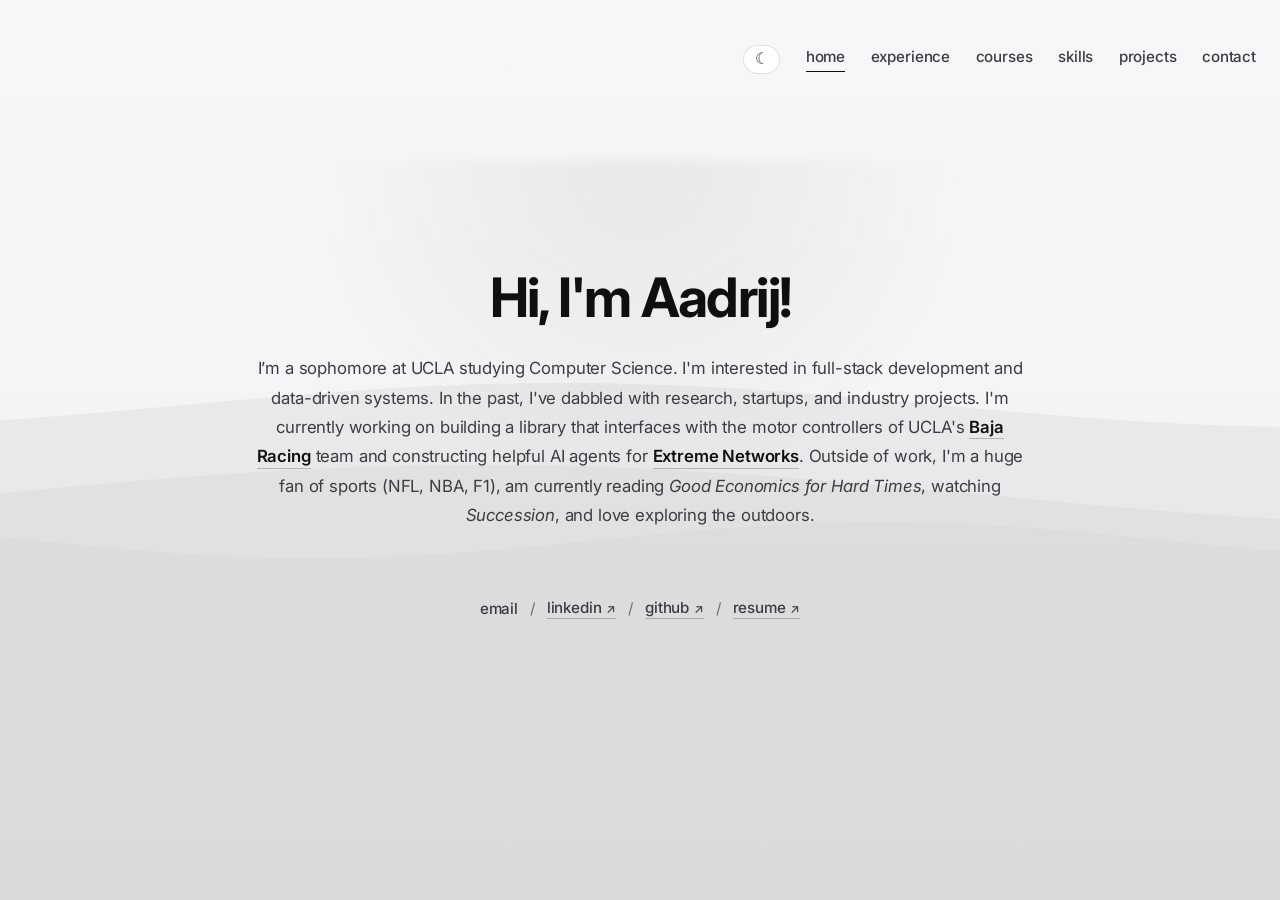
<file: index.html>
<!DOCTYPE html>
<html lang="en">
  <head>
    <meta charset="UTF-8" />
    <meta name="viewport" content="width=device-width, initial-scale=1.0" />
    <title>Aadrij Upadya · Portfolio</title>
    <link rel="preconnect" href="https://fonts.googleapis.com" />
    <link rel="preconnect" href="https://fonts.gstatic.com" crossorigin />
    <link
      href="https://fonts.googleapis.com/css2?family=Inter:wght@400;500;600;700&display=swap"
      rel="stylesheet"
    />
    <link rel="icon" type="image/svg+xml" href="assets/img/favicon.svg" />
    <link rel="stylesheet" href="./assets/css/styles.css" />
  </head>
  <body>
    <section class="page-header">
      <div class="page-links">
        <button class="theme-toggle" type="button" aria-label="Toggle theme">
          <span class="icon-moon">☾</span>
        </button>
        <a data-page="index.html" href="index.html">home</a>
        <a data-page="about.html" href="about.html">experience</a>
        <a data-page="courses.html" href="courses.html">courses</a>
        <a data-page="skills.html" href="skills.html">skills</a>
        <a data-page="projects.html" href="projects.html">projects</a>
        <a data-page="contact" href="mailto:adrij2005@gmail.com">contact</a>
      </div>
    </section>

    <section class="hero">
      <div class="hero-content">
        <div class="hero-copy">
          <h1>
            Hi, I'm Aadrij!
          </h1>
          <p>
            I’m a sophomore at UCLA studying Computer Science. I'm interested in full-stack development and data-driven systems. In the past, I've dabbled with research, startups, and industry projects. I'm currently working on building a library that interfaces with the motor controllers of UCLA's
            <a class="link-external" href="https://baja304.wixsite.com/bruin-racing-baja" target="_blank" rel="noreferrer">Baja Racing</a>
            team and constructing helpful AI agents for
            <a class="link-external" href="https://www.extremenetworks.com/" target="_blank" rel="noreferrer">Extreme Networks</a>. Outside of work, I'm a huge fan of sports (NFL, NBA, F1), am currently reading <i>Good Economics for Hard Times</i>, watching <i>Succession</i>, and love exploring the outdoors.
          </p>
          <div class="hero-links">
            <a href="mailto:adrij2005@gmail.com">email</a>
            <span>/</span>
            <a class="link-external" href="https://www.linkedin.com/in/aadriju/" target="_blank" rel="noreferrer">linkedin</a>
            <span>/</span>
            <a class="link-external" href="https://github.com/aadrijupadya" target="_blank" rel="noreferrer">github</a>
            <span>/</span>
            <a class="link-external" href="https://drive.google.com/file/d/1PDt1uqo2tKJhTk0i1llwNdMhaHS9IxFd/view?usp=sharing" target="_blank" rel="noreferrer">resume</a>
          </div>
        </div>
        <!--  -->
      </div>
    </section>

    <!-- <main>
      <section>
        <span class="pill">What I do</span>
        <h2>Product-minded engineering for real-world problems.</h2>
        <p>
          From backend services to polished interfaces, I love bridging the gap between
          problem statements and production-ready solutions. These are the areas where I
          lead with curiosity and deliver with craft.
        </p>
        <div class="cards-grid">
          <article class="card">
            <h3>Full-stack Web</h3>
            <p>
              React, TypeScript, and modern APIs to build responsive, accessible web
              applications.
            </p>
          </article>
          <article class="card">
            <h3>Data & Analytics</h3>
            <p>
              Python, SQL, and visualization workflows that uncover insights and drive
              decisions.
            </p>
          </article>
          <article class="card">
            <h3>Automation & AI</h3>
            <p>
              Lightweight automation, ML-driven features, and tooling to amplify human
              productivity.
            </p>
          </article>
        </div>
      </section>

      <section>
        <span class="pill">Highlights</span>
        <h2>Featured projects at a glance.</h2>
        <p>
          A selection of work that showcases my approach to building thoughtful, reliable
          software. Visit the full projects page for deeper dives and repos.
        </p>
        <div class="cards-grid">
          <article class="card project-card">
            <h3>Geo/CI Intelligence Dashboard</h3>
            <p>
              Full-stack platform aggregating competitive intelligence across AI search
              engines with automated analytics and reporting.
            </p>
            <div class="project-meta">
              <span>TypeScript</span>
              <span>FastAPI</span>
              <span>Postgres</span>
            </div>
            <div class="project-links">
              <a href="projects.html#geo-ci">Case study</a>
            </div>
          </article>
          <article class="card project-card">
            <h3>Course Compass</h3>
            <p>
              Recommendation engine helping students plan degree paths using historical
              outcomes, requirements, and scheduling constraints.
            </p>
            <div class="project-meta">
              <span>Python</span>
              <span>NetworkX</span>
              <span>Flask</span>
            </div>
            <div class="project-links">
              <a href="projects.html#course-compass">Case study</a>
            </div>
          </article>
          <article class="card project-card">
            <h3>LabOps Automation Toolkit</h3>
            <p>
              Automation scripts and dashboards that streamline hardware lab workflows
              with real-time telemetry and alerts.
            </p>
            <div class="project-meta">
              <span>Go</span>
              <span>Grafana</span>
              <span>Redis</span>
            </div>
            <div class="project-links">
              <a href="projects.html#labops">Case study</a>
            </div>
          </article>
        </div>
      </section>

      <section>
        <span class="pill">Next steps</span>
        <h2>Let’s build something impactful together.</h2>
        <p>
          I’m always excited to collaborate on meaningful software projects, internships,
          or research opportunities. Drop a note and I’ll reach out quickly.
        </p>
        <div class="hero-actions">
          <a class="button primary" href="mailto:adrij2005@gmail.com">Email me</a>
          <a class="button" href="https://www.linkedin.com/" target="_blank" rel="noreferrer"
            >LinkedIn</a
          >
          <a class="button" href="https://github.com/" target="_blank" rel="noreferrer"
            >GitHub</a
          >
        </div>
      </section>
    </main> -->

    <script src="./assets/js/main.js" defer></script>
  </body>
</html>
</file>
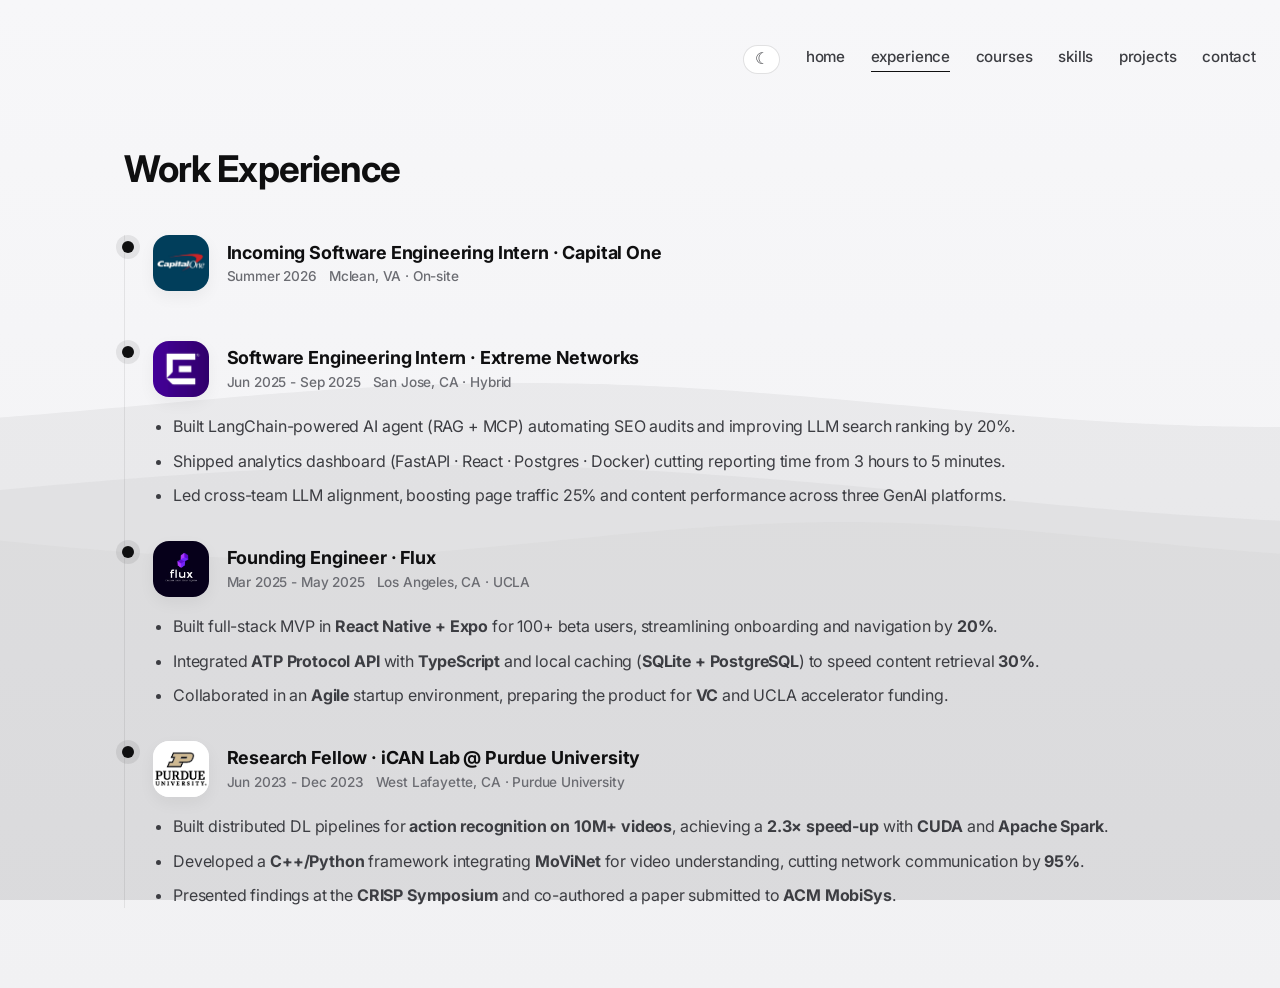
<file: about.html>
<!DOCTYPE html>
<html lang="en">
  <head>
    <meta charset="UTF-8" />
    <meta name="viewport" content="width=device-width, initial-scale=1.0" />
    <title>Experience · Aadrij Upadya</title>
    <link rel="preconnect" href="https://fonts.googleapis.com" />
    <link rel="preconnect" href="https://fonts.gstatic.com" crossorigin />
    <link
      href="https://fonts.googleapis.com/css2?family=Inter:wght@400;500;600;700&display=swap"
      rel="stylesheet"
    />
    <link rel="icon" type="image/svg+xml" href="assets/img/favicon.svg" />
    <link rel="stylesheet" href="./assets/css/styles.css" />
  </head>
  <body>
    <section class="page-header">
      <div class="page-links">
        <button class="theme-toggle" type="button" aria-label="Toggle theme">
          <span class="icon-moon">☾</span>
        </button>
        <a data-page="index.html" href="index.html">home</a>
        <a data-page="about.html" href="about.html">experience</a>
        <a data-page="courses.html" href="courses.html">courses</a>
        <a data-page="skills.html" href="skills.html">skills</a>
        <a data-page="projects.html" href="projects.html">projects</a>
        <a data-page="contact" href="mailto:adrij2005@gmail.com">contact</a>
      </div>
    </section>

    <!-- Hero intentionally removed -->

    <main>
      <section class="grid-2">
    
      <section>
        <h2>Work Experience</h2>
        <div class="timeline">
          <div class="timeline-item">
            <div class="timeline-item-header">
              <div class="timeline-logo">
                <img src="assets/img/c1_logo.jpg" alt="Capital One logo" />
              </div>
              <div>
                <h3>Incoming Software Engineering Intern · Capital One</h3>
                <div class="timeline-meta">
                  <span>Summer 2026</span>
                  <span>Mclean, VA · On-site</span>
                </div>
              </div>
            </div>
            <ul class="timeline-points">
             
            </ul>
          </div>
          <div class="timeline-item">
            <div class="timeline-item-header">
              <div class="timeline-logo">
                <img src="assets/img/extreme_logo.jpg" alt="Extreme Networks logo" />
              </div>
              <div>
                <h3>Software Engineering Intern · Extreme Networks</h3>
                <div class="timeline-meta">
                  <span>Jun 2025 - Sep 2025</span>
                  <span>San Jose, CA · Hybrid</span>
                </div>
              </div>
            </div>
            <ul class="timeline-points">
              <li>Built LangChain-powered AI agent (RAG + MCP) automating SEO audits and improving LLM search ranking by 20%.</li>
              <li>Shipped analytics dashboard (FastAPI · React · Postgres · Docker) cutting reporting time from 3 hours to 5 minutes.</li>
              <li>Led cross-team LLM alignment, boosting page traffic 25% and content performance across three GenAI platforms.</li>
            </ul>
          </div>
          <div class="timeline-item">
            <div class="timeline-item-header">
              <div class="timeline-logo">
                <img src="assets/img/flux_logo.jpeg" alt="Flux UCLA logo" />
              </div>
              <div>
                <h3>Founding Engineer · Flux</h3>
                <div class="timeline-meta">
                  <span>Mar 2025 - May 2025</span>
                  <span>Los Angeles, CA · UCLA</span>
                </div>
              </div>
            </div>
            <ul class="timeline-points">
              <li>Built full-stack MVP in <b>React Native + Expo</b> for 100+ beta users, streamlining onboarding and navigation by <b>20%</b>.</li>
              <li>Integrated <b>ATP Protocol API</b> with <b>TypeScript</b> and local caching (<b>SQLite + PostgreSQL</b>) to speed content retrieval <b>30%</b>.</li>
              <li>Collaborated in an <b>Agile</b> startup environment, preparing the product for <b>VC</b> and UCLA accelerator funding.</li>              
            </ul>
          </div>
          <div class="timeline-item">
            <div class="timeline-item-header">
              <div class="timeline-logo">
                <img src="assets/img/purdue_logo.webp" alt="Purdue Lab logo" />
              </div>
              <div>
                <h3>Research Fellow · iCAN Lab @ Purdue University</h3>
                <div class="timeline-meta">
                  <span>Jun 2023 - Dec 2023</span>
                  <span>West Lafayette, CA · Purdue University</span>
                </div>
              </div>
            </div>
            <ul class="timeline-points">
              <li>Built distributed DL pipelines for <b>action recognition on 10M+ videos</b>, achieving a <b>2.3× speed-up</b> with <b>CUDA</b> and <b>Apache Spark</b>.</li>
              <li>Developed a <b>C++/Python</b> framework integrating <b>MoViNet</b> for video understanding, cutting network communication by <b>95%</b>.</li>
              <li>Presented findings at the <b>CRISP Symposium</b> and co-authored a paper submitted to <b>ACM MobiSys</b>.</li>
              </ul>
          </div>
        </div>
      </section>

     
    </main>

    <script src="./assets/js/main.js" defer></script>
  </body>
</html>
</file>
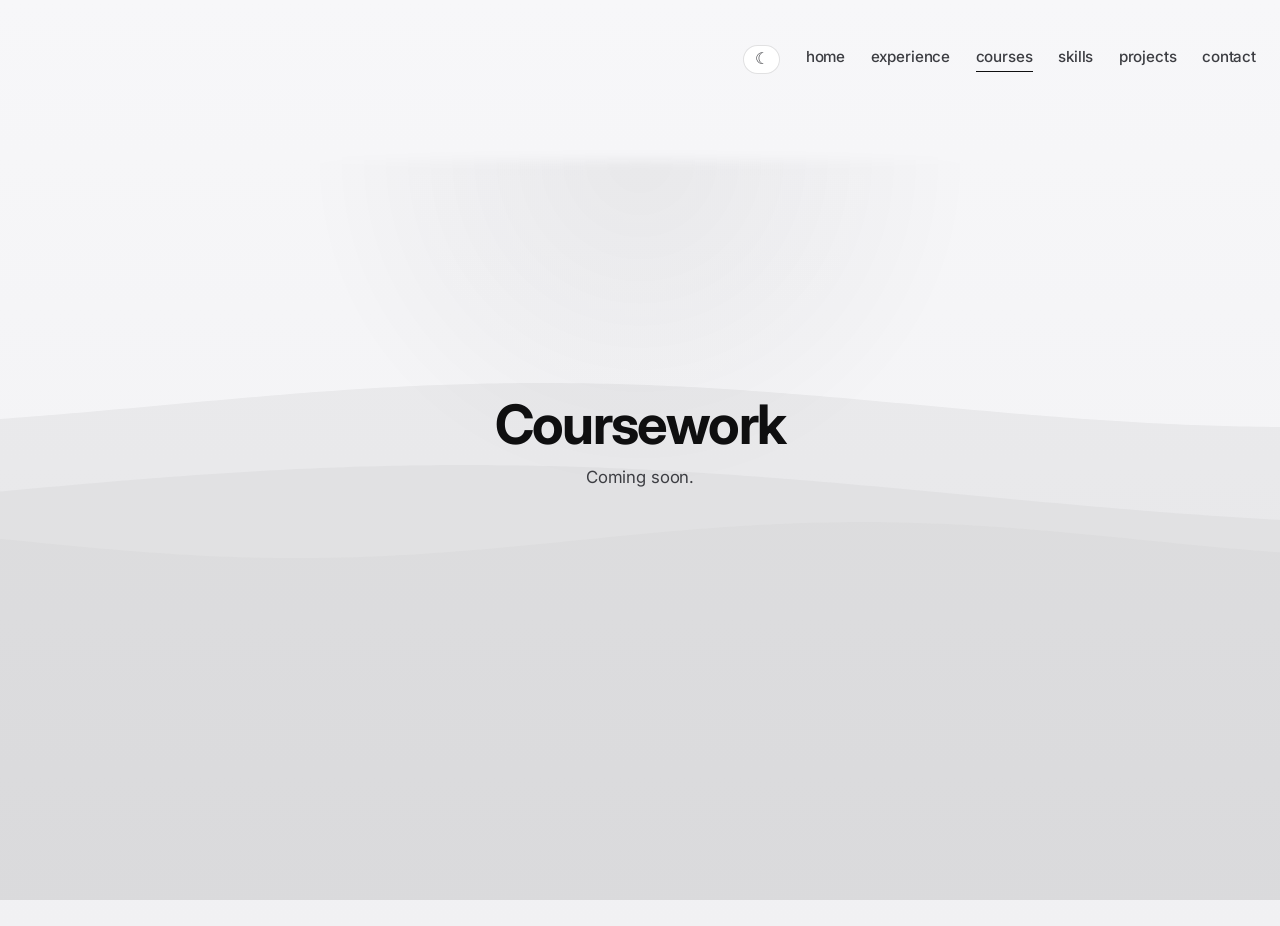
<file: courses.html>
<!DOCTYPE html>
<html lang="en">
  <head>
    <meta charset="UTF-8" />
    <meta name="viewport" content="width=device-width, initial-scale=1.0" />
    <title>Courses · Aadrij Upadya</title>
    <link rel="preconnect" href="https://fonts.googleapis.com" />
    <link rel="preconnect" href="https://fonts.gstatic.com" crossorigin />
    <link
      href="https://fonts.googleapis.com/css2?family=Inter:wght@400;500;600;700&display=swap"
      rel="stylesheet"
    />
    <link rel="icon" type="image/svg+xml" href="assets/img/favicon.svg" />
    <link rel="stylesheet" href="./assets/css/styles.css" />
  </head>
  <body>
    <section class="page-header">
      <div class="page-links">
        <button class="theme-toggle" type="button" aria-label="Toggle theme">
          <span class="icon-moon">☾</span>
        </button>
        <a data-page="index.html" href="index.html">home</a>
        <a data-page="about.html" href="about.html">experience</a>
        <a data-page="courses.html" href="courses.html">courses</a>
        <a data-page="skills.html" href="skills.html">skills</a>
        <a data-page="projects.html" href="projects.html">projects</a>
        <a data-page="contact" href="mailto:adrij2005@gmail.com">contact</a>
      </div>
    </section>

    <section class="hero minimal-hero">
      <div class="hero-content">
        <div class="hero-copy">
          <h1>Coursework</h1>
          <p>Coming soon.</p>
        </div>
      </div>
    </section>

    <main></main>

    <script src="./assets/js/main.js" defer></script>
  </body>
</html>
</file>
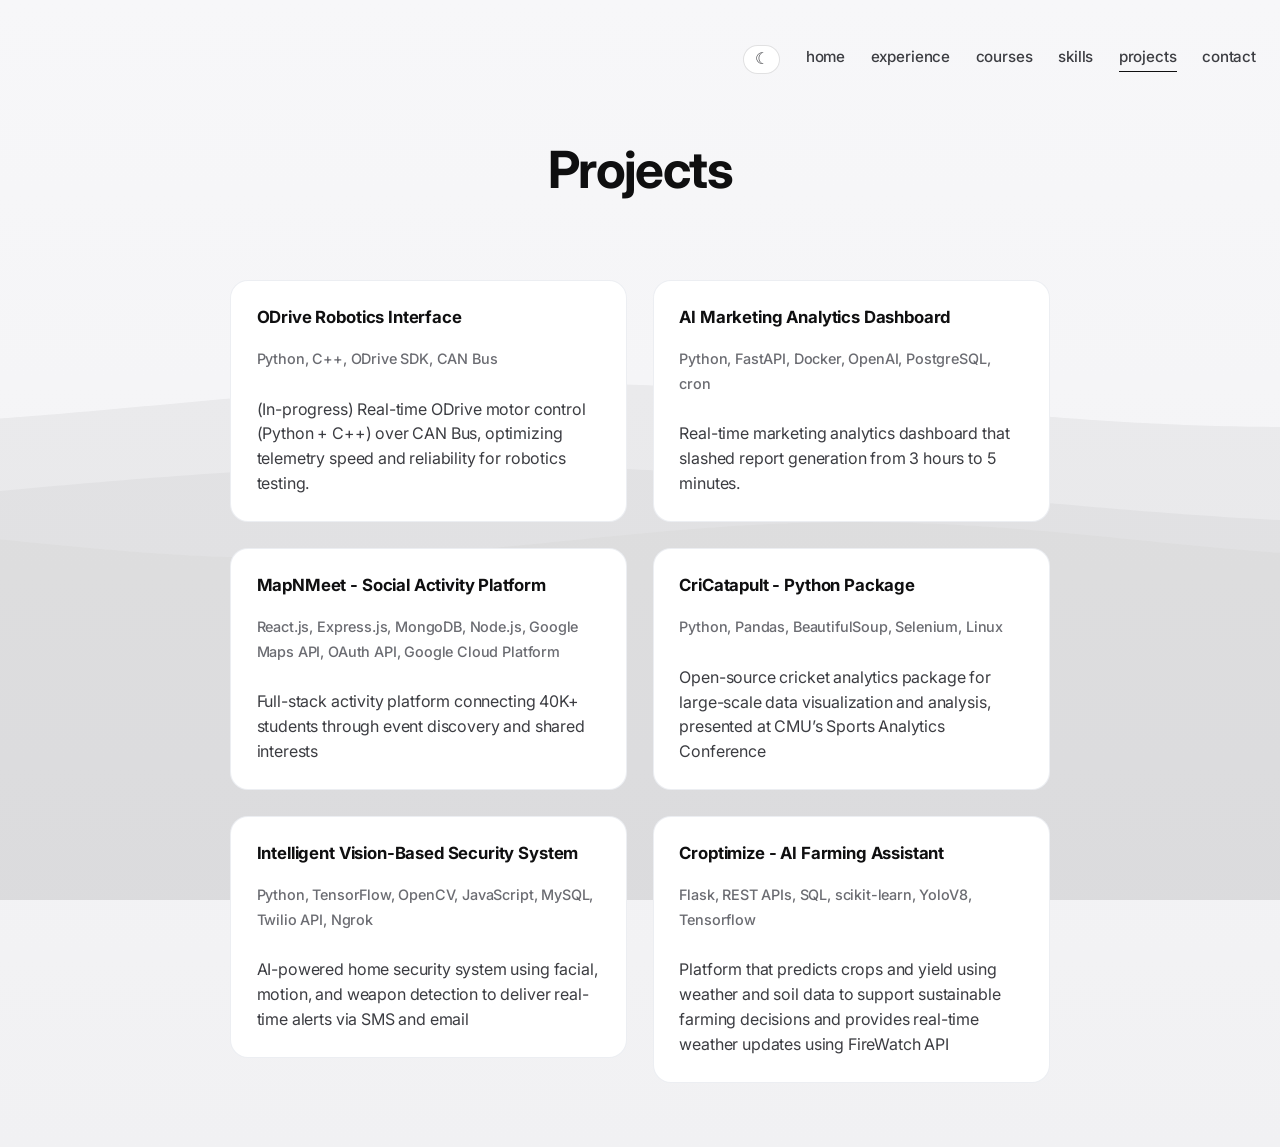
<file: projects.html>
<!DOCTYPE html>
<html lang="en">
  <head>
    <meta charset="UTF-8" />
    <meta name="viewport" content="width=device-width, initial-scale=1.0" />
    <title>Projects · Aadrij Upadya</title>
    <link rel="preconnect" href="https://fonts.googleapis.com" />
    <link rel="preconnect" href="https://fonts.gstatic.com" crossorigin />
    <link
      href="https://fonts.googleapis.com/css2?family=Inter:wght@400;500;600;700&display=swap"
      rel="stylesheet"
    />
    <link rel="icon" type="image/svg+xml" href="assets/img/favicon.svg" />
    <link rel="stylesheet" href="./assets/css/styles.css" />
  </head>
  <body>
    <section class="page-header">
      <div class="page-links">
        <button class="theme-toggle" type="button" aria-label="Toggle theme">
          <span class="icon-moon">☾</span>
        </button>
        <a data-page="index.html" href="index.html">home</a>
        <a data-page="about.html" href="about.html">experience</a>
        <a data-page="courses.html" href="courses.html">courses</a>
        <a data-page="skills.html" href="skills.html">skills</a>
        <a data-page="projects.html" href="projects.html">projects</a>
        <a data-page="contact" href="mailto:adrij2005@gmail.com">contact</a>
      </div>
    </section>


    <main class="projects-main">
      <h1 class="projects-title">Projects</h1>
      <section class="project-gallery list">
        <a class="project-card-link" href="https://github.com/aadrijupadya" target="_blank" rel="noreferrer">
          <article class="project-card compact">
            <h3>ODrive Robotics Interface</h3>
            <p class="project-tech">Python, C++, ODrive SDK, CAN Bus</p>
            <p class="project-summary">
              (In-progress) Real-time ODrive motor control (Python + C++) over CAN Bus, optimizing telemetry speed and reliability for robotics testing.
            </p>
          </article>
        </a>
        <a class="project-card-link" href="https://extremegeotools-frontend.onrender.com/" target="_blank" rel="noreferrer">
          <article class="project-card compact">
            <h3>AI Marketing Analytics Dashboard</h3>
            <p class="project-tech">Python, FastAPI, Docker, OpenAI, PostgreSQL, cron</p>
            <p class="project-summary">
              Real-time marketing analytics dashboard that slashed report generation from 3 hours to 5 minutes.            </p>
          </article>
        </a>
        <a class="project-card-link" href="https://github.com/aadrijupadya/MapNMeet35L" target="_blank" rel="noreferrer">
          <article class="project-card compact">
            <h3>MapNMeet - Social Activity Platform</h3>
            <p class="project-tech">React.js, Express.js, MongoDB, Node.js, Google Maps API, OAuth API, Google Cloud Platform</p>
            <p class="project-summary">
              Full-stack activity platform connecting 40K+ students through event discovery and shared interests
            </p>
          </article>
        </a>
        <a class="project-card-link" href="https://github.com/aadrijupadya/CricCatapult" target="_blank" rel="noreferrer">
          <article class="project-card compact">
            <h3>CriCatapult - Python Package</h3>
            <p class="project-tech">Python, Pandas, BeautifulSoup, Selenium, Linux</p>
            <p class="project-summary">
              Open-source cricket analytics package for large-scale data visualization and analysis, presented at CMU’s Sports Analytics Conference
            </p>
          </article>
        </a>
        
        <a class="project-card-link" href="https://github.com/abdulhannanm/SmartBell-NewRepo" target="_blank" rel="noreferrer">
          <article class="project-card compact">
            <h3>Intelligent Vision-Based Security System</h3>
            <p class="project-tech">Python, TensorFlow, OpenCV, JavaScript, MySQL, Twilio API, Ngrok</p>
            <p class="project-summary">
              AI-powered home security system using facial, motion, and weapon detection to deliver real-time alerts via SMS and email
            </p>
          </article>
        </a>
        
        <a class="project-card-link" href="https://github.com/aadrijupadya/Croptimize" target="_blank" rel="noreferrer">
          <article class="project-card compact">
            <h3>Croptimize - AI Farming Assistant</h3>
            <p class="project-tech">Flask, REST APIs, SQL, scikit-learn, YoloV8, Tensorflow</p>
            <p class="project-summary">
              Platform that predicts crops and yield using weather and soil data to support sustainable farming decisions and provides real-time weather updates using FireWatch API 
            </p>
          </article>
        </a>
      </section>
    </main>

    <script src="./assets/js/main.js" defer></script>
  </body>
</html>
</file>
<file: assets/css/styles.css>
:root {
  --bg-color: #f7f7f9;
  --surface-color: #ffffff;
  --surface-muted: #f1f1f3;
  --text-primary: #0f0f10;
  --text-secondary: #3c3d42;
  --muted: #6b6c72;
  --accent-color: #111111;
  --border-color: rgba(17, 17, 17, 0.08);
  --shadow-sm: 0 12px 32px rgba(15, 15, 18, 0.08);
  --shadow-xs: 0 6px 16px rgba(15, 15, 18, 0.05);
  --radius-lg: 22px;
  --radius-md: 16px;
  --radius-sm: 10px;
  --max-width: 1080px;
  --transition: 160ms ease;
}

:root[data-theme="dark"] {
  --bg-color: #0d0f14;
  --surface-color: #151922;
  --surface-muted: #1f2430;
  --text-primary: #f8fafc;
  --text-secondary: #bec6d8;
  --muted: #7a8498;
  --accent-color: #f8fafc;
  --border-color: rgba(255, 255, 255, 0.08);
  --shadow-sm: 0 18px 36px rgba(0, 0, 0, 0.36);
  --shadow-xs: 0 10px 24px rgba(0, 0, 0, 0.28);
}

*,
*::before,
*::after {
  box-sizing: border-box;
}

body {
  margin: 0;
  font-family: "Inter", system-ui, -apple-system, BlinkMacSystemFont, "Segoe UI",
    sans-serif;
  background: linear-gradient(180deg, var(--bg-color) 0%, var(--surface-muted) 100%);
  color: var(--text-primary);
  min-height: 100vh;
  letter-spacing: -0.01em;
  position: relative;
  overflow-x: hidden;
}

.wave-canvas {
  position: fixed;
  inset: 0;
  width: 100%;
  height: 100%;
  z-index: -2;
  pointer-events: none;
  opacity: 0.65;
  mix-blend-mode: multiply;
}

:root[data-theme="dark"] .wave-canvas {
  opacity: 0.45;
  mix-blend-mode: screen;
}

a {
  color: inherit;
  text-decoration: none;
  transition: color var(--transition);
}

a:hover,
a:focus-visible {
  color: var(--accent-color);
}

img {
  max-width: 100%;
  display: block;
}

.page-header {
  padding: 2.8rem 1.5rem 1rem;
  display: flex;
  justify-content: flex-end;
}

.page-links {
  display: flex;
  gap: 1.6rem;
  align-items: center;
  font-size: 0.95rem;
  font-weight: 500;
  color: var(--text-secondary);
}

.theme-toggle {
  appearance: none;
  border: 1px solid rgba(15, 15, 18, 0.12);
  background: var(--surface-color);
  color: var(--text-secondary);
  border-radius: 999px;
  padding: 0.35rem 0.65rem;
  font-size: 0.9rem;
  cursor: pointer;
  display: flex;
  align-items: center;
  justify-content: center;
  line-height: 1;
  transition: background var(--transition), border-color var(--transition), color var(--transition), transform var(--transition);
}

.theme-toggle:hover,
.theme-toggle:focus-visible {
  transform: translateY(-1px);
  border-color: rgba(15, 15, 18, 0.3);
  color: var(--text-primary);
}

.theme-toggle .icon-moon {
  font-size: 1rem;
  pointer-events: none;
}

.page-links a {
  position: relative;
  padding-bottom: 0.4rem;
  color: inherit;
}

.page-links a::after {
  content: "";
  position: absolute;
  left: 0;
  bottom: 0;
  width: 100%;
  height: 1.5px;
  background: var(--text-primary);
  transform: scaleX(0);
  transform-origin: left;
  transition: transform var(--transition);
}

.page-links a:hover::after,
.page-links a.active::after {
  transform: scaleX(1);
}

.hero {
  position: relative;
  display: flex;
  align-items: center;
  justify-content: center;
  min-height: calc(100vh - 200px);
  padding: 4.5rem 1.5rem 4rem;
  overflow: hidden;
}

.hero::before {
  content: "";
  position: absolute;
  top: 10%;
  left: 50%;
  transform: translateX(-50%);
  width: min(900px, 90%);
  height: 320px;
  margin: 0 auto;
  border-radius: 999px;
  background: radial-gradient(circle at top, rgba(15, 15, 18, 0.06), transparent 60%);
  z-index: -1;
  filter: blur(6px);
}

:root[data-theme="dark"] .hero::before {
  background: radial-gradient(circle at top, rgba(255, 255, 255, 0.08), transparent 60%);
}

.hero-content {
  max-width: var(--max-width);
  margin: 0 auto;
  display: grid;
  gap: 2.5rem;
  align-items: center;
  justify-items: center;
  text-align: center;
}

.hero-copy {
  max-width: 860px;
  text-align: center;
  display: grid;
  gap: 1.8rem;
  justify-items: center;
}

.hero-copy h1 {
  font-size: clamp(2.6rem, 5vw, 3.4rem);
  margin: 0;
  line-height: 1.04;
  letter-spacing: -0.03em;
}

.hero-copy p {
  color: var(--text-secondary);
  font-size: 1.05rem;
  line-height: 1.75;
  max-width: 70ch;
  margin: 0 auto;
}

.hero-links {
  margin-top: 2.4rem;
  display: flex;
  align-items: center;
  gap: 0.75rem;
  font-size: 0.95rem;
  color: var(--text-secondary);
  justify-content: center;
}

.hero-links a {
  font-weight: 500;
  color: inherit;
  transition: color var(--transition);
}

.hero-links a:hover {
  color: var(--text-primary);
}

.hero-links span {
  color: var(--muted);
}

.hero-links a.link-external::after {
  content: "↗";
  margin-left: 0.3rem;
  font-size: 0.78rem;
}

.link-external {
  color: var(--accent-color);
  font-weight: 600;
  border-bottom: 1px solid rgba(17, 17, 17, 0.25);
  padding-bottom: 0.1rem;
}

.link-external:hover {
  color: var(--text-primary);
  border-color: rgba(17, 17, 17, 0.45);
}

:root[data-theme="dark"] .link-external {
  color: var(--accent-color);
  border-color: rgba(248, 250, 252, 0.35);
}

:root[data-theme="dark"] .link-external:hover {
  border-color: rgba(248, 250, 252, 0.6);
}

  display: flex;
  align-items: center;
  justify-content: center;
  min-height: 220px;
}

.minimal-hero {
  min-height: auto;
  padding: 3.2rem 1.5rem 0;
}

.minimal-hero .hero-copy {
  gap: 0.65rem;
  justify-items: center;
  text-align: center;
}

.projects-main {
  max-width: var(--max-width);
  margin: 0 auto;
  padding: 3rem 1.5rem 4rem;
  display: grid;
  gap: 2.5rem;
}

.projects-title {
  margin: 0;
  text-align: center;
  font-size: clamp(2.4rem, 5vw, 3.2rem);
  letter-spacing: -0.03em;
}

.project-gallery {
  display: grid;
  gap: 1.5rem;
  grid-template-columns: repeat(auto-fit, minmax(260px, 1fr));
  margin-top: 2rem;
}

.project-card-link {
  display: block;
  text-decoration: none;
  color: inherit;
}

.project-card.compact {
  cursor: pointer;
  transition: transform var(--transition), box-shadow var(--transition), border-color var(--transition);
  border: 1px solid rgba(148, 163, 184, 0.18);
  min-height: 220px;
  width: 100%;
  max-width: 780px;
  padding: 1.6rem;
  border-radius: 18px;
  background: var(--surface-color);
}

.project-card.compact:hover {
  transform: translateY(-4px);
  box-shadow: var(--shadow-xs);
  border-color: rgba(148, 163, 184, 0.32);
}

.project-card.compact h3 {
  margin: 0 0 0.5rem;
  font-size: 1.05rem;
}

.project-card.compact {
  text-align: left;
}

.project-tech {
  margin: 0 0 0.75rem;
  color: var(--muted);
  font-size: 0.9rem;
  font-weight: 500;
}

.project-summary {
  margin: 0;
  color: var(--text-secondary);
  line-height: 1.55;
}

.project-gallery.list {
  gap: 1.6rem;
  justify-items: center;
  margin: 2.5rem auto 0;
  max-width: 820px;
}

.button {
  padding: 0.75rem 1.3rem;
  border-radius: var(--radius-sm);
  border: 1px solid rgba(15, 15, 18, 0.14);
  background: var(--surface-color);
  color: var(--text-primary);
  font-weight: 600;
  transition: box-shadow var(--transition), transform var(--transition), border-color var(--transition), background var(--transition);
}

.button:hover {
  border-color: rgba(15, 15, 18, 0.3);
  background: #fefefe;
  transform: translateY(-2px);
  box-shadow: var(--shadow-xs);
}

.button.primary {
  background: var(--accent-color);
  color: #ffffff;
  border-color: transparent;
}

.hero-card {
  background: var(--surface-color);
  border-radius: var(--radius-lg);
  border: 1px solid var(--border-color);
  padding: 2.2rem;
  display: grid;
  gap: 1.5rem;
  box-shadow: var(--shadow-sm);
}

.hero-stat {
  display: grid;
  gap: 0.4rem;
}

.hero-stat span:first-child {
  font-size: 1.9rem;
  font-weight: 600;
  letter-spacing: -0.02em;
}

.hero-stat span:last-child {
  color: var(--muted);
  font-size: 0.95rem;
  line-height: 1.5;
}

main {
  max-width: var(--max-width);
  margin: 0 auto;
  padding: 3.5rem 1.5rem 5rem;
  display: grid;
  gap: 4rem;
}

section {
  display: grid;
  gap: 1rem;
}

section h2 {
  font-size: clamp(2rem, 4vw, 2.3rem);
  margin: 0;
  letter-spacing: -0.025em;
}

section p {
  color: var(--text-secondary);
  max-width: 70ch;
  line-height: 1.7;
}

.cards-grid {
  display: grid;
  grid-template-columns: repeat(auto-fit, minmax(230px, 1fr));
  gap: 1.4rem;
  margin-top: 1.4rem;
}

.card {
  padding: 1.6rem;
  border-radius: var(--radius-md);
  background: var(--surface-color);
  border: 1px solid var(--border-color);
  display: grid;
  gap: 0.75rem;
  transition: transform var(--transition), box-shadow var(--transition), border-color var(--transition);
}

.card:hover {
  transform: translateY(-4px);
  box-shadow: var(--shadow-xs);
  border-color: rgba(15, 15, 18, 0.14);
}

.card h3 {
  margin: 0;
  font-size: 1.15rem;
  letter-spacing: -0.01em;
}

.card p {
  color: var(--muted);
  margin: 0;
}

.pill {
  display: inline-flex;
  align-items: center;
  gap: 0.35rem;
  padding: 0.4rem 0.75rem;
  border-radius: 999px;
  font-size: 0.72rem;
  text-transform: uppercase;
  letter-spacing: 0.16em;
  background: var(--surface-muted);
  color: var(--text-secondary);
}

.timeline {
  border-left: 1px solid var(--border-color);
  margin-top: 1.75rem;
  display: grid;
  gap: 2rem;
  padding-left: 1.75rem;
}

.timeline-item {
  position: relative;
}

.timeline-item::before {
  content: "";
  position: absolute;
  left: -1.93rem;
  top: 0.35rem;
  width: 12px;
  height: 12px;
  border-radius: 50%;
  background: var(--text-primary);
  box-shadow: 0 0 0 6px rgba(17, 17, 17, 0.08);
}

.timeline-item h3 {
  margin: 0 0 0.35rem;
  font-size: 1.12rem;
}

.timeline-item span {
  font-size: 0.85rem;
  color: var(--muted);
  font-weight: 500;
}

.timeline-item-header {
  display: flex;
  align-items: center;
  gap: 1.1rem;
}

.timeline-logo {
  width: 56px;
  height: 56px;
  border-radius: 16px;
  background: var(--surface-muted);
  display: flex;
  align-items: center;
  justify-content: center;
  box-shadow: var(--shadow-xs);
  flex-shrink: 0;
}

.timeline-logo img {
  width: 100%;
  height: 100%;
  border-radius: inherit;
  object-fit: cover;
  display: block;
}

.timeline-meta {
  display: flex;
  gap: 0.75rem;
  flex-wrap: wrap;
  color: var(--muted);
  font-size: 0.9rem;
  margin-top: 0.35rem;
}

.timeline-points {
  margin: 1.1rem 0 0 0;
  padding-left: 1.25rem;
  display: grid;
  gap: 0.55rem;
  color: var(--text-secondary);
  list-style: disc;
}

.timeline-points li {
  line-height: 1.6;
}

:root[data-theme="dark"] .timeline-logo {
  background: rgba(255, 255, 255, 0.08);
  box-shadow: 0 14px 30px rgba(0, 0, 0, 0.4);
}

.skills-section {
  display: grid;
  gap: 1.5rem;
}

.skills-grid {
  display: grid;
  gap: 1.4rem;
  grid-template-columns: repeat(auto-fit, minmax(220px, 1fr));
}

.skills-category {
  background: var(--surface-color);
  padding: 1.35rem;
  border-radius: 16px;
  border: 1px solid rgba(148, 163, 184, 0.18);
  box-shadow: var(--shadow-xs);
  display: grid;
  gap: 1rem;
  width: 100%;
}

.skills-category h3 {
  margin: 0;
  font-size: 1.15rem;
}

.skill-items {
  display: grid;
  gap: 0.6rem;
}

.skill-card {
  display: flex;
  align-items: center;
  gap: 0.55rem;
  padding: 0.65rem 0.85rem;
  border-radius: 12px;
  border: 1px solid rgba(148, 163, 184, 0.18);
  background: rgba(21, 30, 46, 0.04);
  transition: transform var(--transition), box-shadow var(--transition), border-color var (--transition);
}

.skill-card:hover {
  transform: translateY(-3px) scale(1.01);
  border-color: rgba(148, 163, 184, 0.35);
  box-shadow: 0 18px 36px rgba(15, 23, 42, 0.22);
}

.skill-card i,
.skill-card .skill-icon {
  font-size: 1.45rem;
  width: 26px;
  height: 26px;
}

.skill-card .skill-icon {
  display: block;
}

:root[data-theme="dark"] .skills-category {
  border-color: rgba(148, 163, 184, 0.12);
  background: rgba(15, 23, 42, 0.45);
}

:root[data-theme="dark"] .skill-card {
  background: rgba(15, 23, 42, 0.65);
}

.grid-2 {
  display: grid;
  gap: 2rem;
  grid-template-columns: repeat(auto-fit, minmax(260px, 1fr));
  align-items: start;
}

.list {
  display: grid;
  gap: 0.65rem;
  margin: 0;
  padding: 0;
  list-style: none;
}

.list li {
  padding: 0.85rem 1rem;
  border-radius: var(--radius-md);
  background: var(--surface-color);
  border: 1px solid var(--border-color);
  display: flex;
  justify-content: space-between;
  gap: 1rem;
  color: var(--text-secondary);
}

.tag {
  padding: 0.3rem 0.6rem;
  border-radius: 999px;
  background: var(--surface-muted);
  color: var(--text-primary);
  font-size: 0.7rem;
  font-weight: 600;
  letter-spacing: 0.1em;
}

.project-card {
  display: grid;
  gap: 0.8rem;
}

.project-meta {
  display: flex;
  gap: 0.75rem;
  flex-wrap: wrap;
  color: var(--muted);
  font-size: 0.88rem;
  letter-spacing: 0.02em;
}

.project-links {
  display: flex;
  gap: 0.75rem;
  margin-top: 0.6rem;
}

.project-links a {
  font-weight: 600;
  border-bottom: 1px solid rgba(15, 15, 18, 0.18);
  padding-bottom: 0.15rem;
}

.project-links a:hover {
  border-color: rgba(15, 15, 18, 0.35);
}

:root[data-theme="dark"] .page-links a::after {
  background: var(--text-primary);
}

:root[data-theme="dark"] .theme-toggle {
  border-color: rgba(255, 255, 255, 0.18);
  color: var(--text-secondary);
  background: rgba(21, 25, 34, 0.8);
}

:root[data-theme="dark"] .theme-toggle:hover,
:root[data-theme="dark"] .theme-toggle:focus-visible {
  border-color: rgba(255, 255, 255, 0.32);
}

@media (max-width: 768px) {
  .page-header {
    justify-content: center;
    padding-top: 2.6rem;
  }

  .page-links {
    flex-wrap: wrap;
    gap: 1rem;
    justify-content: center;
    text-align: center;
  }

  .hero {
    min-height: auto;
    padding: 4rem 1.25rem 3rem;
    align-items: flex-start;
  }

  .hero-card {
    order: -1;
  }
}

@media (max-width: 520px) {
  .hero-copy h1 {
    font-size: 2.2rem;
  }

  .hero-card {
    padding: 1.6rem;
  }
}
</file>
